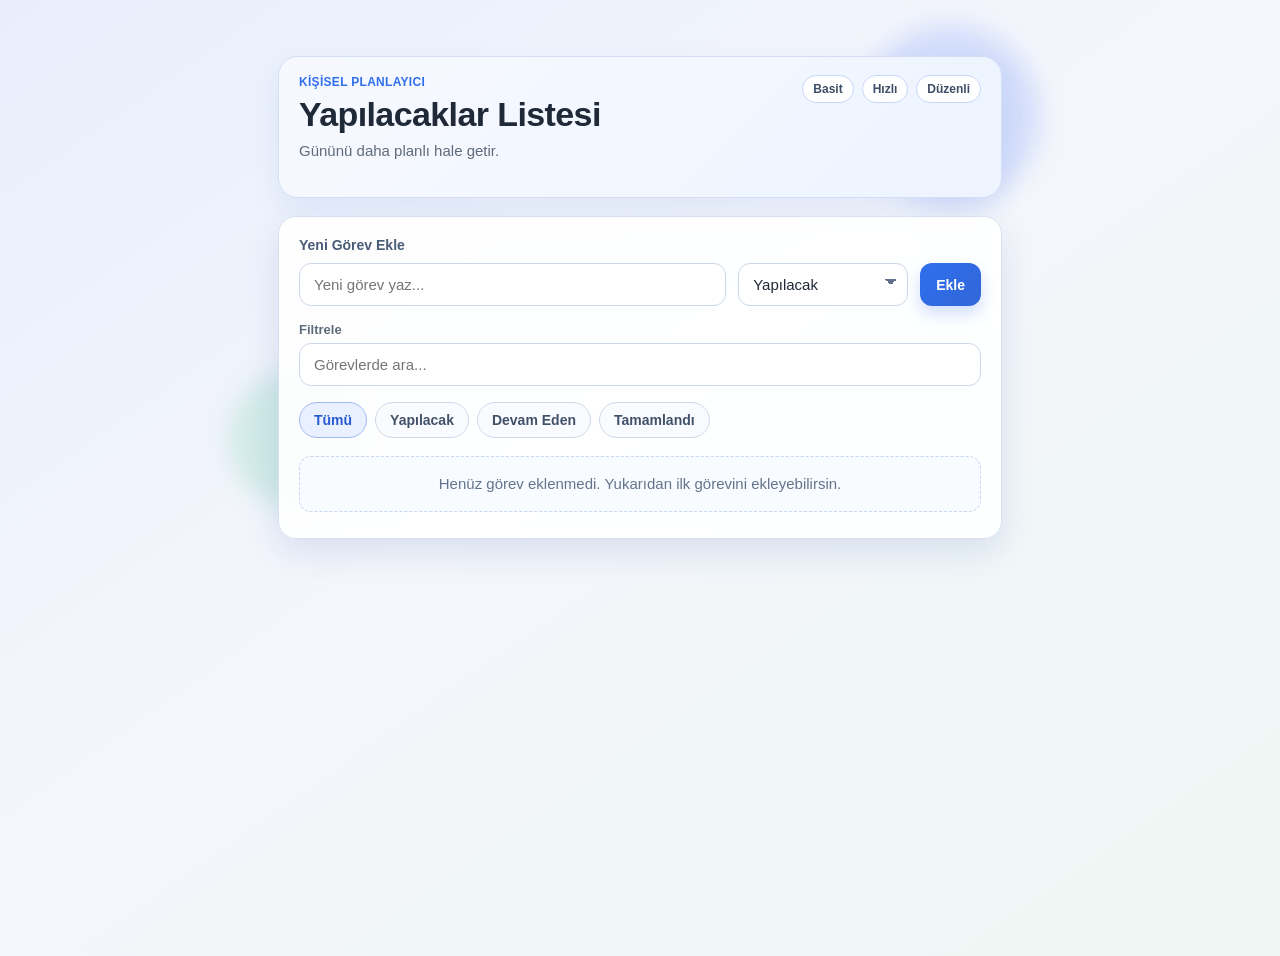
<file: index.html>
<!DOCTYPE html>
<html lang="tr">
  <head>
    <meta charset="UTF-8" />
    <meta name="viewport" content="width=device-width, initial-scale=1.0" />
    <title>Yapılacaklar Listesi</title>
    <link rel="stylesheet" href="style.css" />
  </head>
  <body>
    <main class="container">
      <header class="hero">
        <div>
          <p class="hero-label">Kişisel Planlayıcı</p>
          <h1>Yapılacaklar Listesi</h1>
          <p class="subtitle">Gününü daha planlı hale getir.</p>
        </div>
        <div class="hero-badges">
          <span class="badge">Basit</span>
          <span class="badge">Hızlı</span>
          <span class="badge">Düzenli</span>
        </div>
      </header>

      <section class="card">
        <p class="section-title">Yeni Görev Ekle</p>
        <form id="todo-form" class="todo-form">
          <input
            id="todo-input"
            type="text"
            placeholder="Yeni görev yaz..."
            autocomplete="off"
            maxlength="120"
          />
          <select id="status-input" aria-label="Görev durumu">
            <option value="yapilacak">Yapılacak</option>
            <option value="devam">Devam Ediyor</option>
            <option value="tamamlandi">Tamamlandı</option>
          </select>
          <button type="submit">Ekle</button>
        </form>

        <div class="search-area">
          <label for="search-input" class="search-label">Filtrele</label>
          <input
            id="search-input"
            type="text"
            placeholder="Görevlerde ara..."
            autocomplete="off"
          />
        </div>

        <div class="status-filters" id="status-filters">
          <button type="button" class="status-filter active" data-filter="all">Tümü</button>
          <button type="button" class="status-filter" data-filter="yapilacak">Yapılacak</button>
          <button type="button" class="status-filter" data-filter="devam">Devam Eden</button>
          <button type="button" class="status-filter" data-filter="tamamlandi">Tamamlandı</button>
        </div>

        <ul id="todo-list" class="todo-list"></ul>
        <p id="empty-message" class="empty-message">
          Henüz görev eklenmedi. Yukarıdan ilk görevini ekleyebilirsin.
        </p>
      </section>
    </main>

    <script src="script.js"></script>
  </body>
</html>
</file>
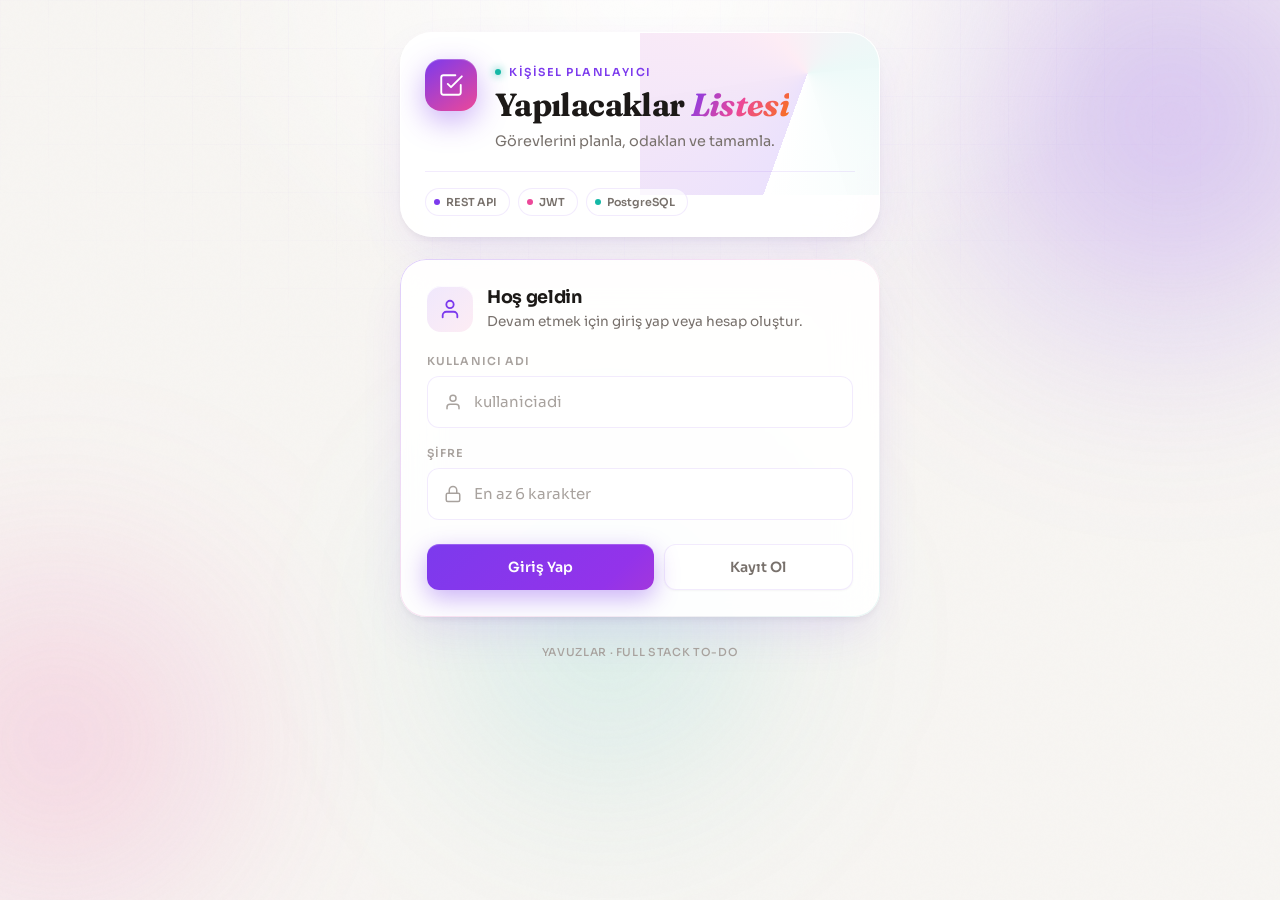
<file: frontend/index.html>
<!DOCTYPE html>
<html lang="tr">
  <head>
    <meta charset="UTF-8" />
    <meta name="viewport" content="width=device-width, initial-scale=1.0" />
    <title>Yapılacaklar Listesi</title>
    <link rel="preconnect" href="https://fonts.googleapis.com" />
    <link rel="preconnect" href="https://fonts.gstatic.com" crossorigin />
    <link
      href="https://fonts.googleapis.com/css2?family=Fraunces:opsz,wght@9..144,600;9..144,700&family=Sora:wght@400;500;600;700&display=swap"
      rel="stylesheet"
    />
    <link rel="stylesheet" href="style.css" />
  </head>
  <body>
    <div class="ambient" aria-hidden="true">
      <div class="bg-blob bg-blob-1"></div>
      <div class="bg-blob bg-blob-2"></div>
      <div class="bg-blob bg-blob-3"></div>
      <div class="bg-noise"></div>
      <div class="bg-grid"></div>
      <div class="bg-shine"></div>
    </div>

    <main class="container">
      <header class="hero-panel">
        <div class="hero-glow" aria-hidden="true"></div>
        <div class="hero-top">
          <div class="hero-icon" aria-hidden="true">
            <svg viewBox="0 0 24 24" fill="none" stroke="currentColor" stroke-width="1.75">
              <path d="M9 11l3 3L22 4" stroke-linecap="round" stroke-linejoin="round" />
              <path
                d="M21 12v7a2 2 0 01-2 2H5a2 2 0 01-2-2V5a2 2 0 012-2h11"
                stroke-linecap="round"
                stroke-linejoin="round"
              />
            </svg>
          </div>
          <div class="hero-text">
            <p class="hero-label">
              <span class="label-dot"></span>
              Kişisel Planlayıcı
            </p>
            <h1>Yapılacaklar <em>Listesi</em></h1>
            <p class="subtitle">Görevlerini planla, odaklan ve tamamla.</p>
          </div>
        </div>
        <div class="hero-badges">
          <span class="badge"><span class="badge-dot badge-dot-api"></span>REST API</span>
          <span class="badge"><span class="badge-dot badge-dot-jwt"></span>JWT</span>
          <span class="badge"><span class="badge-dot badge-dot-db"></span>PostgreSQL</span>
        </div>
      </header>

      <section id="auth-section" class="card card-glow auth-card">
        <div class="card-head">
          <div class="card-icon card-icon-auth" aria-hidden="true">
            <svg viewBox="0 0 24 24" fill="none" stroke="currentColor" stroke-width="2">
              <path d="M20 21v-2a4 4 0 00-4-4H8a4 4 0 00-4 4v2" stroke-linecap="round" />
              <circle cx="12" cy="7" r="4" />
            </svg>
          </div>
          <div>
            <p class="section-title">Hoş geldin</p>
            <p class="section-desc">Devam etmek için giriş yap veya hesap oluştur.</p>
          </div>
        </div>

        <form id="auth-form" class="auth-form">
          <label class="field">
            <span class="field-label">Kullanıcı adı</span>
            <div class="input-wrap">
              <span class="input-icon" aria-hidden="true">
                <svg viewBox="0 0 24 24" fill="none" stroke="currentColor" stroke-width="2">
                  <path d="M20 21v-2a4 4 0 00-4-4H8a4 4 0 00-4 4v2" stroke-linecap="round" />
                  <circle cx="12" cy="7" r="4" />
                </svg>
              </span>
              <input
                id="username-input"
                type="text"
                placeholder="kullaniciadi"
                autocomplete="username"
                maxlength="64"
                required
              />
            </div>
          </label>
          <label class="field">
            <span class="field-label">Şifre</span>
            <div class="input-wrap">
              <span class="input-icon" aria-hidden="true">
                <svg viewBox="0 0 24 24" fill="none" stroke="currentColor" stroke-width="2">
                  <rect x="3" y="11" width="18" height="11" rx="2" />
                  <path d="M7 11V7a5 5 0 0110 0v4" stroke-linecap="round" />
                </svg>
              </span>
              <input
                id="password-input"
                type="password"
                placeholder="En az 6 karakter"
                autocomplete="current-password"
                minlength="6"
                required
              />
            </div>
          </label>
          <div class="auth-actions">
            <button type="submit" id="login-btn" class="btn-primary btn-shine">
              <span>Giriş Yap</span>
            </button>
            <button type="button" id="register-btn" class="btn-ghost">Kayıt Ol</button>
          </div>
        </form>
        <p id="auth-error" class="message message-error" hidden></p>
      </section>

      <section id="app-section" class="card card-glow app-card" hidden>
        <div class="app-header">
          <div class="card-head">
            <div class="card-icon card-icon-tasks" aria-hidden="true">
              <svg viewBox="0 0 24 24" fill="none" stroke="currentColor" stroke-width="2">
                <path d="M8 6h13M8 12h13M8 18h13M3 6h.01M3 12h.01M3 18h.01" stroke-linecap="round" />
              </svg>
            </div>
            <div>
              <p class="section-title">Görevlerim</p>
              <p class="section-desc">Tüm veriler güvenli API üzerinden saklanır.</p>
            </div>
          </div>
          <button type="button" id="logout-btn" class="btn-ghost btn-sm">Çıkış</button>
        </div>

        <div class="progress-panel">
          <div class="progress-ring-wrap" aria-hidden="true">
            <svg class="progress-ring" viewBox="0 0 80 80">
              <circle class="progress-ring-bg" cx="40" cy="40" r="34" />
              <circle class="progress-ring-fill" id="progress-ring-fill" cx="40" cy="40" r="34" />
            </svg>
            <span class="progress-percent" id="progress-percent">0%</span>
          </div>
          <div class="progress-info">
            <p class="progress-title">Tamamlanma oranı</p>
            <p class="progress-sub" id="progress-sub">Henüz görev yok</p>
            <div class="progress-track">
              <div class="progress-bar" id="progress-bar"></div>
            </div>
          </div>
        </div>

        <div class="stats" id="stats-bar">
          <div class="stat">
            <span class="stat-icon stat-icon-total" aria-hidden="true">◎</span>
            <span class="stat-value" id="stat-total">0</span>
            <span class="stat-label">Toplam</span>
          </div>
          <div class="stat stat-active">
            <span class="stat-icon" aria-hidden="true">◐</span>
            <span class="stat-value" id="stat-active">0</span>
            <span class="stat-label">Devam</span>
          </div>
          <div class="stat stat-done">
            <span class="stat-icon" aria-hidden="true">●</span>
            <span class="stat-value" id="stat-done">0</span>
            <span class="stat-label">Bitti</span>
          </div>
        </div>

        <form id="todo-form" class="add-form">
          <p class="add-form-label">Yeni görev</p>
          <div class="add-form-row">
            <div class="input-wrap input-wrap-grow">
              <span class="input-icon" aria-hidden="true">
                <svg viewBox="0 0 24 24" fill="none" stroke="currentColor" stroke-width="2">
                  <path d="M12 5v14M5 12h14" stroke-linecap="round" />
                </svg>
              </span>
              <input
                id="todo-input"
                type="text"
                placeholder="Ne yapmak istiyorsun?"
                autocomplete="off"
                maxlength="255"
              />
            </div>
            <button type="submit" class="btn-primary btn-add btn-shine" aria-label="Görev ekle">
              <svg viewBox="0 0 24 24" fill="none" stroke="currentColor" stroke-width="2.5" aria-hidden="true">
                <path d="M5 12h14M12 5l7 7-7 7" stroke-linecap="round" stroke-linejoin="round" />
              </svg>
            </button>
          </div>
          <label class="toggle-completed">
            <input id="completed-input" type="checkbox" />
            <span class="toggle-track"></span>
            <span class="toggle-label">Tamamlanmış olarak ekle</span>
          </label>
        </form>

        <div class="toolbar">
          <label class="field field-search">
            <div class="input-wrap">
              <span class="input-icon" aria-hidden="true">
                <svg viewBox="0 0 24 24" fill="none" stroke="currentColor" stroke-width="2">
                  <circle cx="11" cy="11" r="8" />
                  <path d="M21 21l-4.35-4.35" stroke-linecap="round" />
                </svg>
              </span>
              <input
                id="search-input"
                type="text"
                placeholder="Görevlerde ara..."
                autocomplete="off"
              />
            </div>
          </label>

          <div class="status-filters" id="status-filters" role="tablist">
            <button type="button" class="status-filter active" data-filter="all" role="tab">Tümü</button>
            <button type="button" class="status-filter" data-filter="active" role="tab">Devam</button>
            <button type="button" class="status-filter" data-filter="completed" role="tab">Bitti</button>
          </div>
        </div>

        <ul id="todo-list" class="todo-list"></ul>

        <div id="empty-message" class="empty-state" hidden>
          <div class="empty-illustration" aria-hidden="true">
            <svg viewBox="0 0 120 100" fill="none">
              <rect x="20" y="18" width="80" height="64" rx="12" stroke="currentColor" stroke-width="2" opacity="0.2" />
              <path d="M36 42h48M36 56h32M36 70h20" stroke="currentColor" stroke-width="2.5" stroke-linecap="round" opacity="0.35" />
              <circle cx="88" cy="28" r="14" fill="url(#emptyGrad)" opacity="0.9" />
              <path d="M83 28l3 3 6-7" stroke="white" stroke-width="2" stroke-linecap="round" stroke-linejoin="round" />
              <defs>
                <linearGradient id="emptyGrad" x1="74" y1="14" x2="102" y2="42">
                  <stop stop-color="#7c3aed" />
                  <stop offset="1" stop-color="#ec4899" />
                </linearGradient>
              </defs>
            </svg>
          </div>
          <p class="empty-title">Henüz görev yok</p>
          <p class="empty-desc">Yukarıdan ilk görevini ekleyerek başla.</p>
        </div>

        <p id="app-error" class="message message-error" hidden></p>
      </section>

      <footer class="site-footer">
        <span>Yavuzlar · Full Stack To-Do</span>
      </footer>
    </main>

    <script src="script.js"></script>
  </body>
</html>
</file>
<file: style.css>
* {
  box-sizing: border-box;
}

body {
  margin: 0;
  min-height: 100vh;
  font-family: "Segoe UI", Arial, Helvetica, sans-serif;
  background: linear-gradient(145deg, #e8eefc 0%, #f4f6fb 45%, #eef7f4 100%);
  color: #1f2937;
}

.container {
  max-width: 760px;
  margin: 56px auto;
  padding: 0 18px;
  position: relative;
}

.container::before,
.container::after {
  content: "";
  position: absolute;
  z-index: -1;
  border-radius: 50%;
  filter: blur(12px);
}

.container::before {
  width: 180px;
  height: 180px;
  background: rgba(81, 126, 255, 0.2);
  top: -30px;
  right: -20px;
}

.container::after {
  width: 140px;
  height: 140px;
  background: rgba(61, 188, 146, 0.18);
  bottom: 30px;
  left: -30px;
}

.hero {
  background: linear-gradient(135deg, #f7f9ff, #edf4ff);
  border: 1px solid #d4dff5;
  border-radius: 20px;
  padding: 18px 20px;
  margin-bottom: 18px;
  display: flex;
  align-items: flex-start;
  justify-content: space-between;
  gap: 14px;
  box-shadow: 0 12px 28px rgba(49, 102, 216, 0.09);
}

.hero-label {
  margin: 0 0 6px;
  font-size: 12px;
  font-weight: 700;
  color: #2f6fed;
  letter-spacing: 0.3px;
  text-transform: uppercase;
}

.hero-badges {
  display: flex;
  gap: 8px;
  flex-wrap: wrap;
  justify-content: flex-end;
}

.badge {
  display: inline-block;
  border: 1px solid #c7d7f7;
  background: #ffffff;
  color: #3f4e66;
  border-radius: 999px;
  padding: 6px 10px;
  font-size: 12px;
  font-weight: 600;
}

h1 {
  margin: 0 0 8px;
  font-size: 34px;
  letter-spacing: -0.6px;
}

.subtitle {
  margin: 0 0 20px;
  color: #5f6b7a;
  font-size: 15px;
}

.card {
  background: rgba(255, 255, 255, 0.92);
  border: 1px solid #d8e1f1;
  border-radius: 18px;
  padding: 20px;
  backdrop-filter: blur(4px);
  box-shadow: 0 14px 34px rgba(34, 74, 162, 0.12);
}

.section-title {
  margin: 0 0 10px;
  color: #4a5b78;
  font-size: 14px;
  font-weight: 700;
}

.todo-form {
  display: flex;
  gap: 12px;
  margin-bottom: 14px;
}

.todo-form input,
.todo-form select,
.search-area input {
  width: 100%;
  padding: 12px 14px;
  border: 1px solid #cbd6ea;
  border-radius: 12px;
  font-size: 15px;
  color: #1f2937;
  background: #fff;
  transition: border-color 0.2s ease, box-shadow 0.2s ease;
}

.todo-form input:focus,
.todo-form select:focus,
.search-area input:focus {
  outline: none;
  border-color: #4d80ff;
  box-shadow: 0 0 0 3px rgba(77, 128, 255, 0.18);
}

.todo-form select {
  max-width: 170px;
  appearance: none;
  background-image: linear-gradient(45deg, transparent 50%, #60708a 50%),
    linear-gradient(135deg, #60708a 50%, transparent 50%);
  background-position: calc(100% - 16px) calc(50% - 3px), calc(100% - 10px) calc(50% - 3px);
  background-size: 6px 6px, 6px 6px;
  background-repeat: no-repeat;
  cursor: pointer;
}

button {
  border: none;
  border-radius: 12px;
  padding: 11px 16px;
  background: linear-gradient(135deg, #2f6fed, #3166d8);
  color: #fff;
  cursor: pointer;
  font-size: 14px;
  font-weight: 600;
  transition: transform 0.15s ease, box-shadow 0.2s ease, opacity 0.2s ease;
  box-shadow: 0 8px 16px rgba(47, 111, 237, 0.22);
}

button:hover {
  transform: translateY(-1px);
  opacity: 0.95;
}

button:active {
  transform: translateY(0);
}

.search-area {
  margin-bottom: 16px;
}

.status-filters {
  display: flex;
  flex-wrap: wrap;
  gap: 8px;
  margin-bottom: 14px;
}

.status-filter {
  border: 1px solid #ced8eb;
  background: #f9fbff;
  color: #415168;
  box-shadow: none;
  padding: 9px 14px;
  border-radius: 999px;
}

.status-filter.active {
  background: #e9f0ff;
  color: #285ad1;
  border-color: #9fb8f2;
}

.search-label {
  display: inline-block;
  font-size: 13px;
  color: #5f6b7a;
  margin-bottom: 6px;
  font-weight: 600;
}

.todo-list {
  list-style: none;
  padding: 0;
  margin: 0;
}

.todo-item {
  display: flex;
  align-items: center;
  justify-content: space-between;
  gap: 12px;
  border: 1px solid #dce5f5;
  border-radius: 14px;
  padding: 12px;
  margin-bottom: 12px;
  background: #ffffff;
  box-shadow: 0 6px 14px rgba(70, 90, 130, 0.08);
  transition: transform 0.15s ease, box-shadow 0.2s ease;
}

.todo-item:hover {
  transform: translateY(-2px);
  box-shadow: 0 10px 20px rgba(70, 90, 130, 0.13);
}

.todo-item.editing {
  border-color: #90aef2;
  box-shadow: 0 10px 20px rgba(65, 101, 192, 0.2);
}

.todo-text {
  flex: 1;
  word-break: break-word;
  line-height: 1.35;
  color: #263247;
  font-size: 15px;
}

.todo-content {
  flex: 1;
  display: flex;
  align-items: center;
  gap: 10px;
}

.todo-status {
  border: 1px solid #cad8f3;
  background: #f6f9ff;
  color: #435471;
  box-shadow: none;
  border-radius: 999px;
  padding: 7px 12px;
  font-size: 12px;
  min-width: 112px;
}

.todo-status.status-yapilacak {
  background: #f8f6ef;
  color: #6d5d28;
  border-color: #dfcf98;
}

.todo-status.status-devam {
  background: #eef4ff;
  color: #2c4f9c;
  border-color: #b5c9f2;
}

.todo-status.status-tamamlandi {
  background: #edf9f1;
  color: #236b47;
  border-color: #a9ddc0;
}

.todo-edit-input {
  flex: 1;
  width: 100%;
  border: 1px solid #9bb6f3;
  border-radius: 10px;
  padding: 10px 12px;
  font-size: 15px;
  color: #1f2937;
  background: #fff;
  outline: none;
  box-shadow: 0 0 0 3px rgba(77, 128, 255, 0.12);
}

.actions {
  display: flex;
  gap: 8px;
}

.edit-btn {
  background: linear-gradient(135deg, #f2a117, #db8a05);
  box-shadow: 0 8px 16px rgba(219, 138, 5, 0.26);
}

.delete-btn {
  background: linear-gradient(135deg, #eb5141, #d53c2e);
  box-shadow: 0 8px 16px rgba(213, 60, 46, 0.24);
}

.cancel-btn {
  background: linear-gradient(135deg, #6e7f98, #5d6b81);
  box-shadow: 0 8px 16px rgba(86, 104, 132, 0.24);
}

.empty-message {
  color: #64748b;
  background: #f8fbff;
  border: 1px dashed #c7d7ee;
  border-radius: 12px;
  padding: 16px 14px;
  text-align: center;
  margin: 18px 0 6px;
  font-size: 15px;
  line-height: 1.45;
}

@media (max-width: 520px) {
  .container {
    margin: 36px auto;
  }

  .hero {
    border-radius: 16px;
    padding: 14px;
    flex-direction: column;
  }

  .hero-badges {
    justify-content: flex-start;
  }

  h1 {
    font-size: 28px;
  }

  .card {
    padding: 16px;
    border-radius: 14px;
  }

  .todo-form {
    flex-direction: column;
  }

  .todo-form select {
    max-width: none;
  }

  button {
    width: 100%;
  }

  .todo-item {
    flex-direction: column;
    align-items: flex-start;
  }

  .actions {
    width: 100%;
  }

  .actions button {
    flex: 1;
  }

  .todo-content {
    width: 100%;
    flex-direction: column;
    align-items: flex-start;
  }

  .todo-status {
    min-width: 0;
  }
}
</file>
<file: frontend/style.css>
:root {
  --font: "Sora", system-ui, sans-serif;
  --font-display: "Fraunces", Georgia, serif;
  --bg: #f7f5f2;
  --bg-deep: #ede9e3;
  --surface: rgba(255, 255, 255, 0.72);
  --surface-solid: #ffffff;
  --surface-elevated: rgba(255, 255, 255, 0.92);
  --border: rgba(124, 58, 237, 0.1);
  --border-strong: rgba(124, 58, 237, 0.22);
  --text: #1c1917;
  --text-muted: #78716c;
  --text-soft: #a8a29e;
  --violet: #7c3aed;
  --violet-dark: #6d28d9;
  --violet-light: #a78bfa;
  --pink: #ec4899;
  --coral: #f97316;
  --teal: #14b8a6;
  --success: #059669;
  --success-bg: rgba(5, 150, 105, 0.1);
  --warning: #d97706;
  --warning-bg: rgba(217, 119, 6, 0.1);
  --danger: #dc2626;
  --danger-bg: rgba(220, 38, 38, 0.08);
  --glow: rgba(124, 58, 237, 0.4);
  --radius-xs: 8px;
  --radius-sm: 12px;
  --radius: 18px;
  --radius-lg: 26px;
  --radius-xl: 32px;
  --shadow-sm: 0 1px 2px rgba(28, 25, 23, 0.04);
  --shadow: 0 4px 6px -1px rgba(28, 25, 23, 0.05), 0 20px 50px -12px rgba(124, 58, 237, 0.15);
  --shadow-lg: 0 25px 60px -15px rgba(124, 58, 237, 0.2), 0 8px 20px rgba(28, 25, 23, 0.06);
  --ease: cubic-bezier(0.22, 1, 0.36, 1);
  --ease-spring: cubic-bezier(0.34, 1.56, 0.64, 1);
  --ring-circumference: 213.628;
}

* {
  box-sizing: border-box;
}

html {
  scroll-behavior: smooth;
}

body {
  margin: 0;
  min-height: 100vh;
  font-family: var(--font);
  background: var(--bg);
  color: var(--text);
  -webkit-font-smoothing: antialiased;
  overflow-x: hidden;
}

::selection {
  background: rgba(124, 58, 237, 0.2);
  color: var(--violet-dark);
}

.ambient {
  position: fixed;
  inset: 0;
  z-index: 0;
  pointer-events: none;
  overflow: hidden;
}

.bg-blob {
  position: absolute;
  border-radius: 50%;
  filter: blur(90px);
  animation: drift 22s ease-in-out infinite;
}

.bg-blob-1 {
  width: 55vmax;
  height: 55vmax;
  max-width: 600px;
  max-height: 600px;
  background: radial-gradient(circle, rgba(124, 58, 237, 0.35) 0%, transparent 70%);
  top: -20%;
  right: -15%;
}

.bg-blob-2 {
  width: 45vmax;
  height: 45vmax;
  max-width: 500px;
  max-height: 500px;
  background: radial-gradient(circle, rgba(236, 72, 153, 0.25) 0%, transparent 70%);
  bottom: -10%;
  left: -15%;
  animation-delay: -8s;
}

.bg-blob-3 {
  width: 35vmax;
  height: 35vmax;
  background: radial-gradient(circle, rgba(20, 184, 166, 0.2) 0%, transparent 70%);
  top: 45%;
  left: 30%;
  animation-delay: -14s;
}

.bg-noise {
  position: absolute;
  inset: 0;
  opacity: 0.35;
  background-image: url("data:image/svg+xml,%3Csvg viewBox='0 0 256 256' xmlns='http://www.w3.org/2000/svg'%3E%3Cfilter id='n'%3E%3CfeTurbulence type='fractalNoise' baseFrequency='0.9' numOctaves='4' stitchTiles='stitch'/%3E%3C/filter%3E%3Crect width='100%25' height='100%25' filter='url(%23n)' opacity='0.04'/%3E%3C/svg%3E");
}

.bg-grid {
  position: absolute;
  inset: 0;
  background-image:
    linear-gradient(rgba(124, 58, 237, 0.03) 1px, transparent 1px),
    linear-gradient(90deg, rgba(124, 58, 237, 0.03) 1px, transparent 1px);
  background-size: 48px 48px;
  mask-image: radial-gradient(ellipse 80% 60% at 50% 0%, black 20%, transparent 75%);
}

.bg-shine {
  position: absolute;
  top: 0;
  left: 50%;
  transform: translateX(-50%);
  width: 80%;
  height: 40%;
  background: radial-gradient(ellipse at center top, rgba(255, 255, 255, 0.8) 0%, transparent 65%);
}

@keyframes drift {
  0%,
  100% {
    transform: translate(0, 0) scale(1);
  }
  25% {
    transform: translate(3%, -2%) scale(1.03);
  }
  50% {
    transform: translate(-2%, 3%) scale(0.98);
  }
  75% {
    transform: translate(2%, 2%) scale(1.02);
  }
}

.container {
  position: relative;
  z-index: 1;
  max-width: 520px;
  margin: 0 auto;
  padding: 32px 20px 48px;
}

.hero-panel {
  position: relative;
  margin-bottom: 22px;
  padding: 26px 24px 20px;
  background: var(--surface-elevated);
  border: 1px solid rgba(255, 255, 255, 0.8);
  border-radius: var(--radius-xl);
  box-shadow: var(--shadow);
  backdrop-filter: blur(24px);
  -webkit-backdrop-filter: blur(24px);
  overflow: hidden;
  animation: reveal 0.8s var(--ease) both;
}

.hero-glow {
  position: absolute;
  top: -40%;
  right: -20%;
  width: 70%;
  height: 120%;
  background: conic-gradient(from 200deg at 50% 50%, rgba(124, 58, 237, 0.15), rgba(236, 72, 153, 0.1), rgba(20, 184, 166, 0.08), transparent);
  pointer-events: none;
}

.hero-top {
  display: flex;
  gap: 18px;
  align-items: flex-start;
  position: relative;
}

.hero-icon {
  flex-shrink: 0;
  width: 52px;
  height: 52px;
  display: flex;
  align-items: center;
  justify-content: center;
  background: linear-gradient(145deg, var(--violet) 0%, var(--pink) 100%);
  border-radius: 16px;
  color: white;
  box-shadow: 0 10px 30px var(--glow), inset 0 1px 0 rgba(255, 255, 255, 0.25);
  animation: iconPulse 3s ease-in-out infinite;
}

.hero-icon svg {
  width: 26px;
  height: 26px;
}

@keyframes iconPulse {
  0%,
  100% {
    box-shadow: 0 10px 30px var(--glow), inset 0 1px 0 rgba(255, 255, 255, 0.25);
  }
  50% {
    box-shadow: 0 14px 40px rgba(236, 72, 153, 0.35), inset 0 1px 0 rgba(255, 255, 255, 0.25);
  }
}

.hero-label {
  display: inline-flex;
  align-items: center;
  gap: 8px;
  margin: 0 0 8px;
  font-size: 11px;
  font-weight: 600;
  letter-spacing: 0.14em;
  text-transform: uppercase;
  color: var(--violet);
}

.label-dot {
  width: 6px;
  height: 6px;
  border-radius: 50%;
  background: var(--teal);
  box-shadow: 0 0 8px var(--teal);
  animation: blink 2s ease-in-out infinite;
}

@keyframes blink {
  0%,
  100% {
    opacity: 1;
  }
  50% {
    opacity: 0.4;
  }
}

h1 {
  margin: 0 0 8px;
  font-family: var(--font-display);
  font-size: clamp(1.65rem, 5.5vw, 2rem);
  font-weight: 700;
  font-style: normal;
  letter-spacing: -0.02em;
  line-height: 1.1;
  color: var(--text);
}

h1 em {
  font-style: italic;
  background: linear-gradient(120deg, var(--violet) 0%, var(--pink) 50%, var(--coral) 100%);
  -webkit-background-clip: text;
  -webkit-text-fill-color: transparent;
  background-clip: text;
}

.subtitle {
  margin: 0;
  color: var(--text-muted);
  font-size: 0.9rem;
  line-height: 1.55;
}

.hero-badges {
  display: flex;
  flex-wrap: wrap;
  gap: 8px;
  margin-top: 18px;
  padding-top: 16px;
  border-top: 1px solid var(--border);
  position: relative;
}

.badge {
  display: inline-flex;
  align-items: center;
  gap: 6px;
  padding: 6px 12px 6px 8px;
  border-radius: 999px;
  font-size: 11px;
  font-weight: 600;
  color: var(--text-muted);
  background: rgba(255, 255, 255, 0.7);
  border: 1px solid var(--border);
  transition: transform 0.2s var(--ease), border-color 0.2s;
}

.badge:hover {
  transform: translateY(-1px);
  border-color: var(--border-strong);
}

.badge-dot {
  width: 6px;
  height: 6px;
  border-radius: 50%;
}

.badge-dot-api {
  background: var(--violet);
}

.badge-dot-jwt {
  background: var(--pink);
}

.badge-dot-db {
  background: var(--teal);
}

.card {
  position: relative;
  background: var(--surface-elevated);
  border: 1px solid rgba(255, 255, 255, 0.85);
  border-radius: var(--radius-lg);
  padding: 26px;
  backdrop-filter: blur(20px);
  -webkit-backdrop-filter: blur(20px);
  box-shadow: var(--shadow);
  animation: reveal 0.8s var(--ease) 0.08s both;
}

.card-glow::before {
  content: "";
  position: absolute;
  inset: -1px;
  border-radius: inherit;
  padding: 1px;
  background: linear-gradient(135deg, rgba(124, 58, 237, 0.35), rgba(236, 72, 153, 0.2), rgba(20, 184, 166, 0.15));
  -webkit-mask: linear-gradient(#fff 0 0) content-box, linear-gradient(#fff 0 0);
  mask: linear-gradient(#fff 0 0) content-box, linear-gradient(#fff 0 0);
  -webkit-mask-composite: xor;
  mask-composite: exclude;
  pointer-events: none;
  opacity: 0.7;
}

.app-card {
  animation-delay: 0.12s;
}

.card-head {
  display: flex;
  align-items: flex-start;
  gap: 14px;
  margin-bottom: 22px;
}

.card-icon {
  flex-shrink: 0;
  width: 46px;
  height: 46px;
  display: flex;
  align-items: center;
  justify-content: center;
  border-radius: 14px;
}

.card-icon svg {
  width: 22px;
  height: 22px;
}

.card-icon-auth {
  background: linear-gradient(135deg, rgba(124, 58, 237, 0.12), rgba(236, 72, 153, 0.1));
  color: var(--violet);
  box-shadow: inset 0 1px 0 rgba(255, 255, 255, 0.8);
}

.card-icon-tasks {
  background: linear-gradient(135deg, rgba(20, 184, 166, 0.15), rgba(5, 150, 105, 0.08));
  color: var(--teal);
  box-shadow: inset 0 1px 0 rgba(255, 255, 255, 0.8);
}

.section-title {
  margin: 0 0 4px;
  font-size: 1.1rem;
  font-weight: 700;
  letter-spacing: -0.02em;
}

.section-desc {
  margin: 0;
  color: var(--text-muted);
  font-size: 0.85rem;
  line-height: 1.5;
}

.field {
  display: block;
}

.field-label {
  display: block;
  margin-bottom: 8px;
  font-size: 11px;
  font-weight: 600;
  color: var(--text-soft);
  text-transform: uppercase;
  letter-spacing: 0.1em;
}

.input-wrap {
  display: flex;
  align-items: center;
  gap: 12px;
  padding: 0 16px;
  min-height: 52px;
  background: var(--surface-solid);
  border: 1.5px solid var(--border);
  border-radius: var(--radius-sm);
  transition:
    border-color 0.25s var(--ease),
    box-shadow 0.25s var(--ease),
    transform 0.25s var(--ease);
}

.input-wrap:hover {
  border-color: var(--border-strong);
}

.input-wrap:focus-within {
  border-color: var(--violet-light);
  box-shadow: 0 0 0 4px rgba(124, 58, 237, 0.12), 0 4px 12px rgba(124, 58, 237, 0.08);
  transform: translateY(-1px);
}

.input-wrap-grow {
  flex: 1;
  min-width: 0;
}

.input-icon {
  flex-shrink: 0;
  color: var(--text-soft);
  display: flex;
}

.input-icon svg {
  width: 18px;
  height: 18px;
}

.input-wrap input {
  flex: 1;
  width: 100%;
  min-width: 0;
  padding: 14px 0;
  border: none;
  background: transparent;
  font-family: inherit;
  font-size: 15px;
  font-weight: 500;
  color: var(--text);
}

.input-wrap input::placeholder {
  color: var(--text-soft);
  font-weight: 400;
}

.input-wrap input:focus {
  outline: none;
}

.auth-form {
  display: flex;
  flex-direction: column;
  gap: 18px;
}

.auth-actions {
  display: grid;
  grid-template-columns: 1.2fr 1fr;
  gap: 10px;
  margin-top: 6px;
}

.app-header {
  display: flex;
  align-items: flex-start;
  justify-content: space-between;
  gap: 12px;
}

.app-header .card-head {
  margin-bottom: 0;
}

.progress-panel {
  display: flex;
  align-items: center;
  gap: 20px;
  padding: 18px 20px;
  margin-bottom: 20px;
  background: linear-gradient(135deg, rgba(124, 58, 237, 0.06) 0%, rgba(236, 72, 153, 0.04) 100%);
  border: 1px solid var(--border);
  border-radius: var(--radius);
}

.progress-ring-wrap {
  position: relative;
  flex-shrink: 0;
  width: 72px;
  height: 72px;
}

.progress-ring {
  width: 100%;
  height: 100%;
  transform: rotate(-90deg);
}

.progress-ring-bg {
  fill: none;
  stroke: rgba(124, 58, 237, 0.12);
  stroke-width: 6;
}

.progress-ring-fill {
  fill: none;
  stroke: url(#ringGrad);
  stroke: var(--violet);
  stroke-width: 6;
  stroke-linecap: round;
  stroke-dasharray: var(--ring-circumference);
  stroke-dashoffset: var(--ring-circumference);
  transition: stroke-dashoffset 0.8s var(--ease), stroke 0.3s;
}

.progress-ring-fill.complete {
  stroke: var(--teal);
}

.progress-percent {
  position: absolute;
  inset: 0;
  display: flex;
  align-items: center;
  justify-content: center;
  font-size: 14px;
  font-weight: 700;
  color: var(--violet-dark);
  letter-spacing: -0.03em;
}

.progress-info {
  flex: 1;
  min-width: 0;
}

.progress-title {
  margin: 0 0 4px;
  font-size: 13px;
  font-weight: 700;
  color: var(--text);
}

.progress-sub {
  margin: 0 0 12px;
  font-size: 12px;
  color: var(--text-muted);
}

.progress-track {
  height: 6px;
  background: rgba(124, 58, 237, 0.1);
  border-radius: 999px;
  overflow: hidden;
}

.progress-bar {
  height: 100%;
  width: 0%;
  border-radius: inherit;
  background: linear-gradient(90deg, var(--violet), var(--pink));
  transition: width 0.8s var(--ease);
  box-shadow: 0 0 12px rgba(124, 58, 237, 0.4);
}

.stats {
  display: grid;
  grid-template-columns: repeat(3, 1fr);
  gap: 10px;
  margin-bottom: 22px;
}

.stat {
  position: relative;
  padding: 16px 12px;
  text-align: center;
  background: var(--surface-solid);
  border: 1px solid var(--border);
  border-radius: var(--radius-sm);
  overflow: hidden;
  transition: transform 0.25s var(--ease-spring), box-shadow 0.25s;
}

.stat::before {
  content: "";
  position: absolute;
  top: 0;
  left: 0;
  right: 0;
  height: 3px;
  background: linear-gradient(90deg, var(--violet), var(--pink));
  opacity: 0;
  transition: opacity 0.25s;
}

.stat:hover {
  transform: translateY(-3px) scale(1.02);
  box-shadow: var(--shadow-sm);
}

.stat:hover::before {
  opacity: 1;
}

.stat-active::before {
  background: linear-gradient(90deg, var(--violet), var(--violet-light));
}

.stat-done::before {
  background: linear-gradient(90deg, var(--teal), var(--success));
}

.stat-icon {
  display: block;
  font-size: 10px;
  color: var(--text-soft);
  margin-bottom: 4px;
  opacity: 0.6;
}

.stat-value {
  display: block;
  font-size: 1.625rem;
  font-weight: 700;
  font-variant-numeric: tabular-nums;
  letter-spacing: -0.04em;
  line-height: 1.1;
  color: var(--text);
}

.stat-label {
  display: block;
  margin-top: 4px;
  font-size: 10px;
  font-weight: 600;
  text-transform: uppercase;
  letter-spacing: 0.08em;
  color: var(--text-soft);
}

.stat-active .stat-value {
  color: var(--violet);
}

.stat-done .stat-value {
  color: var(--success);
}

.add-form {
  margin-bottom: 22px;
  padding: 18px;
  background: var(--surface-solid);
  border: 1.5px solid var(--border);
  border-radius: var(--radius);
  box-shadow: inset 0 1px 0 rgba(255, 255, 255, 0.9);
}

.add-form-label {
  margin: 0 0 12px;
  font-size: 11px;
  font-weight: 700;
  text-transform: uppercase;
  letter-spacing: 0.1em;
  color: var(--text-soft);
}

.add-form-row {
  display: flex;
  gap: 10px;
  align-items: stretch;
}

.toggle-completed {
  display: flex;
  align-items: center;
  gap: 12px;
  margin-top: 14px;
  padding-top: 14px;
  border-top: 1px dashed var(--border);
  cursor: pointer;
  user-select: none;
}

.toggle-completed input {
  position: absolute;
  opacity: 0;
  width: 0;
  height: 0;
}

.toggle-track {
  width: 44px;
  height: 24px;
  background: var(--bg-deep);
  border-radius: 999px;
  position: relative;
  transition: background 0.3s var(--ease);
  flex-shrink: 0;
  box-shadow: inset 0 2px 4px rgba(0, 0, 0, 0.06);
}

.toggle-track::after {
  content: "";
  position: absolute;
  top: 3px;
  left: 3px;
  width: 18px;
  height: 18px;
  background: white;
  border-radius: 50%;
  box-shadow: 0 2px 6px rgba(0, 0, 0, 0.12);
  transition: transform 0.35s var(--ease-spring);
}

.toggle-completed input:checked + .toggle-track {
  background: linear-gradient(135deg, var(--teal), var(--success));
}

.toggle-completed input:checked + .toggle-track::after {
  transform: translateX(20px);
}

.toggle-label {
  font-size: 13px;
  font-weight: 500;
  color: var(--text-muted);
}

.toolbar {
  margin-bottom: 20px;
}

.field-search {
  margin-bottom: 12px;
}

.status-filters {
  display: flex;
  gap: 4px;
  padding: 5px;
  background: var(--bg-deep);
  border-radius: var(--radius-sm);
  border: 1px solid var(--border);
}

.status-filter {
  flex: 1;
  padding: 11px 10px;
  border: none;
  border-radius: var(--radius-xs);
  background: transparent;
  color: var(--text-muted);
  font-family: inherit;
  font-size: 13px;
  font-weight: 600;
  cursor: pointer;
  transition: all 0.25s var(--ease);
}

.status-filter:hover {
  color: var(--text);
  background: rgba(255, 255, 255, 0.6);
}

.status-filter.active {
  background: var(--surface-solid);
  color: var(--violet-dark);
  box-shadow: var(--shadow-sm), 0 0 0 1px var(--border);
}

.btn-primary,
.btn-ghost,
.edit-btn,
.delete-btn,
.toggle-btn,
.cancel-btn {
  border: none;
  font-family: inherit;
  font-weight: 600;
  cursor: pointer;
  transition: transform 0.2s var(--ease-spring), box-shadow 0.25s, opacity 0.2s;
}

.btn-primary {
  display: inline-flex;
  align-items: center;
  justify-content: center;
  gap: 8px;
  padding: 14px 22px;
  border-radius: var(--radius-sm);
  font-size: 14px;
  color: white;
  background: linear-gradient(135deg, var(--violet) 0%, #9333ea 40%, var(--pink) 100%);
  background-size: 200% 200%;
  box-shadow: 0 8px 24px var(--glow), inset 0 1px 0 rgba(255, 255, 255, 0.2);
}

.btn-shine {
  position: relative;
  overflow: hidden;
}

.btn-shine::after {
  content: "";
  position: absolute;
  top: 0;
  left: -100%;
  width: 60%;
  height: 100%;
  background: linear-gradient(90deg, transparent, rgba(255, 255, 255, 0.25), transparent);
  transition: left 0.5s var(--ease);
}

.btn-shine:hover::after {
  left: 120%;
}

.btn-primary:hover {
  transform: translateY(-2px);
  box-shadow: 0 12px 32px var(--glow), inset 0 1px 0 rgba(255, 255, 255, 0.2);
}

.btn-primary:active {
  transform: translateY(0) scale(0.98);
}

.btn-add {
  flex-shrink: 0;
  width: 52px;
  height: 52px;
  padding: 0;
  border-radius: var(--radius-sm);
}

.btn-add svg {
  width: 20px;
  height: 20px;
}

.btn-ghost {
  padding: 12px 18px;
  border-radius: var(--radius-sm);
  font-size: 14px;
  color: var(--text-muted);
  background: var(--surface-solid);
  border: 1.5px solid var(--border);
  box-shadow: var(--shadow-sm);
}

.btn-ghost:hover {
  color: var(--text);
  border-color: var(--border-strong);
  transform: translateY(-1px);
}

.btn-sm {
  padding: 10px 16px;
  font-size: 13px;
}

.todo-list {
  list-style: none;
  padding: 0;
  margin: 0;
  display: flex;
  flex-direction: column;
  gap: 10px;
}

.todo-item {
  --accent: var(--violet);
  position: relative;
  display: flex;
  align-items: center;
  justify-content: space-between;
  gap: 14px;
  padding: 16px 16px 16px 20px;
  background: var(--surface-solid);
  border: 1px solid var(--border);
  border-radius: var(--radius);
  box-shadow: var(--shadow-sm);
  animation: slideIn 0.5s var(--ease) both;
  transition:
    border-color 0.25s,
    box-shadow 0.25s,
    transform 0.25s var(--ease-spring);
  overflow: hidden;
}

.todo-item::before {
  content: "";
  position: absolute;
  left: 0;
  top: 12px;
  bottom: 12px;
  width: 4px;
  border-radius: 0 4px 4px 0;
  background: linear-gradient(180deg, var(--accent), transparent);
  opacity: 0.9;
}

.todo-item.completed {
  --accent: var(--teal);
  background: linear-gradient(135deg, rgba(20, 184, 166, 0.04) 0%, #fff 60%);
  border-color: rgba(20, 184, 166, 0.2);
}

.todo-item:hover {
  border-color: var(--border-strong);
  box-shadow: var(--shadow-lg);
  transform: translateX(4px);
}

.todo-item.editing {
  border-color: var(--violet-light);
  box-shadow: 0 0 0 4px rgba(124, 58, 237, 0.1);
  transform: none;
}

.todo-content {
  flex: 1;
  min-width: 0;
  display: flex;
  align-items: flex-start;
  gap: 14px;
}

.todo-check {
  flex-shrink: 0;
  width: 24px;
  height: 24px;
  margin-top: 1px;
  padding: 0;
  border-radius: 8px;
  border: 2px solid #d6d3d1;
  display: flex;
  align-items: center;
  justify-content: center;
  font-size: 13px;
  font-weight: 700;
  font-family: inherit;
  color: transparent;
  cursor: pointer;
  box-shadow: none;
  transition: all 0.3s var(--ease-spring);
  background: white;
}

.todo-check:hover {
  transform: scale(1.08);
}

.todo-item:not(.completed) .todo-check:hover {
  border-color: var(--violet-light);
}

.todo-item.completed .todo-check {
  background: linear-gradient(135deg, var(--teal), var(--success));
  border-color: transparent;
  color: white;
  box-shadow: 0 4px 12px rgba(20, 184, 166, 0.35);
}

.todo-body {
  flex: 1;
  min-width: 0;
}

.todo-text {
  display: block;
  word-break: break-word;
  line-height: 1.5;
  font-size: 15px;
  font-weight: 600;
  color: var(--text);
  letter-spacing: -0.01em;
}

.todo-item.completed .todo-text {
  text-decoration: line-through;
  text-decoration-color: var(--text-soft);
  color: var(--text-soft);
  font-weight: 500;
}

.todo-meta {
  display: flex;
  flex-wrap: wrap;
  align-items: center;
  gap: 8px;
  margin-top: 8px;
}

.todo-pill {
  padding: 4px 10px;
  border-radius: 999px;
  font-size: 10px;
  font-weight: 700;
  text-transform: uppercase;
  letter-spacing: 0.06em;
}

.todo-pill-active {
  background: rgba(124, 58, 237, 0.1);
  color: var(--violet-dark);
}

.todo-pill-done {
  background: var(--success-bg);
  color: var(--success);
}

.todo-date {
  font-size: 12px;
  color: var(--text-soft);
}

.todo-edit-input {
  flex: 1;
  width: 100%;
  padding: 14px 16px;
  border: 1.5px solid var(--violet-light);
  border-radius: var(--radius-sm);
  font-family: inherit;
  font-size: 15px;
  font-weight: 500;
  background: white;
  box-shadow: 0 0 0 4px rgba(124, 58, 237, 0.1);
}

.todo-edit-input:focus {
  outline: none;
}

.actions {
  display: flex;
  gap: 6px;
  flex-shrink: 0;
}

.actions button {
  padding: 9px 12px;
  font-size: 12px;
  border-radius: var(--radius-xs);
  box-shadow: none;
}

.actions button:hover {
  transform: translateY(-2px);
}

.toggle-btn {
  background: var(--success-bg);
  color: var(--success);
  border: 1px solid rgba(5, 150, 105, 0.2);
}

.edit-btn {
  background: var(--warning-bg);
  color: var(--warning);
  border: 1px solid rgba(217, 119, 6, 0.2);
}

.delete-btn,
.cancel-btn {
  background: var(--danger-bg);
  color: var(--danger);
  border: 1px solid rgba(220, 38, 38, 0.15);
}

.empty-state {
  text-align: center;
  padding: 36px 24px 40px;
  background: linear-gradient(180deg, rgba(124, 58, 237, 0.04) 0%, transparent 100%);
  border: 1.5px dashed var(--border-strong);
  border-radius: var(--radius);
  margin-top: 4px;
}

.empty-illustration {
  margin-bottom: 16px;
  color: var(--violet);
}

.empty-illustration svg {
  width: 100px;
  height: auto;
}

.empty-title {
  margin: 0 0 6px;
  font-family: var(--font-display);
  font-size: 1.15rem;
  font-weight: 600;
  color: var(--text);
}

.empty-desc {
  margin: 0;
  font-size: 0.875rem;
  color: var(--text-muted);
  line-height: 1.5;
}

.message {
  margin: 18px 0 0;
  padding: 14px 16px;
  border-radius: var(--radius-sm);
  font-size: 13px;
  font-weight: 500;
  text-align: center;
  animation: reveal 0.4s var(--ease);
}

.message-error {
  color: var(--danger);
  background: var(--danger-bg);
  border: 1px solid rgba(220, 38, 38, 0.15);
}

.site-footer {
  margin-top: 28px;
  text-align: center;
  font-size: 11px;
  font-weight: 500;
  color: var(--text-soft);
  letter-spacing: 0.06em;
  text-transform: uppercase;
  animation: reveal 0.8s var(--ease) 0.2s both;
}

@keyframes reveal {
  from {
    opacity: 0;
    transform: translateY(20px);
  }
  to {
    opacity: 1;
    transform: translateY(0);
  }
}

@keyframes slideIn {
  from {
    opacity: 0;
    transform: translateX(-12px);
  }
  to {
    opacity: 1;
    transform: translateX(0);
  }
}

@media (max-width: 520px) {
  .container {
    padding: 20px 16px 36px;
  }

  .hero-panel {
    padding: 22px 18px 16px;
  }

  .card {
    padding: 20px;
  }

  .progress-panel {
    flex-direction: column;
    text-align: center;
    gap: 14px;
  }

  .progress-info {
    width: 100%;
  }

  .auth-actions {
    grid-template-columns: 1fr;
  }

  .add-form-row {
    flex-direction: column;
  }

  .btn-add {
    width: 100%;
    height: 48px;
  }

  .todo-item:hover {
    transform: translateY(-2px);
  }

  .todo-item {
    flex-direction: column;
    align-items: stretch;
    padding-left: 20px;
  }

  .actions {
    width: 100%;
  }

  .actions button {
    flex: 1;
  }

  .app-header {
    flex-direction: column;
  }

  .btn-sm {
    width: 100%;
  }
}

@media (prefers-reduced-motion: reduce) {
  *,
  *::before,
  *::after {
    animation-duration: 0.01ms !important;
    transition-duration: 0.01ms !important;
  }
}
</file>
